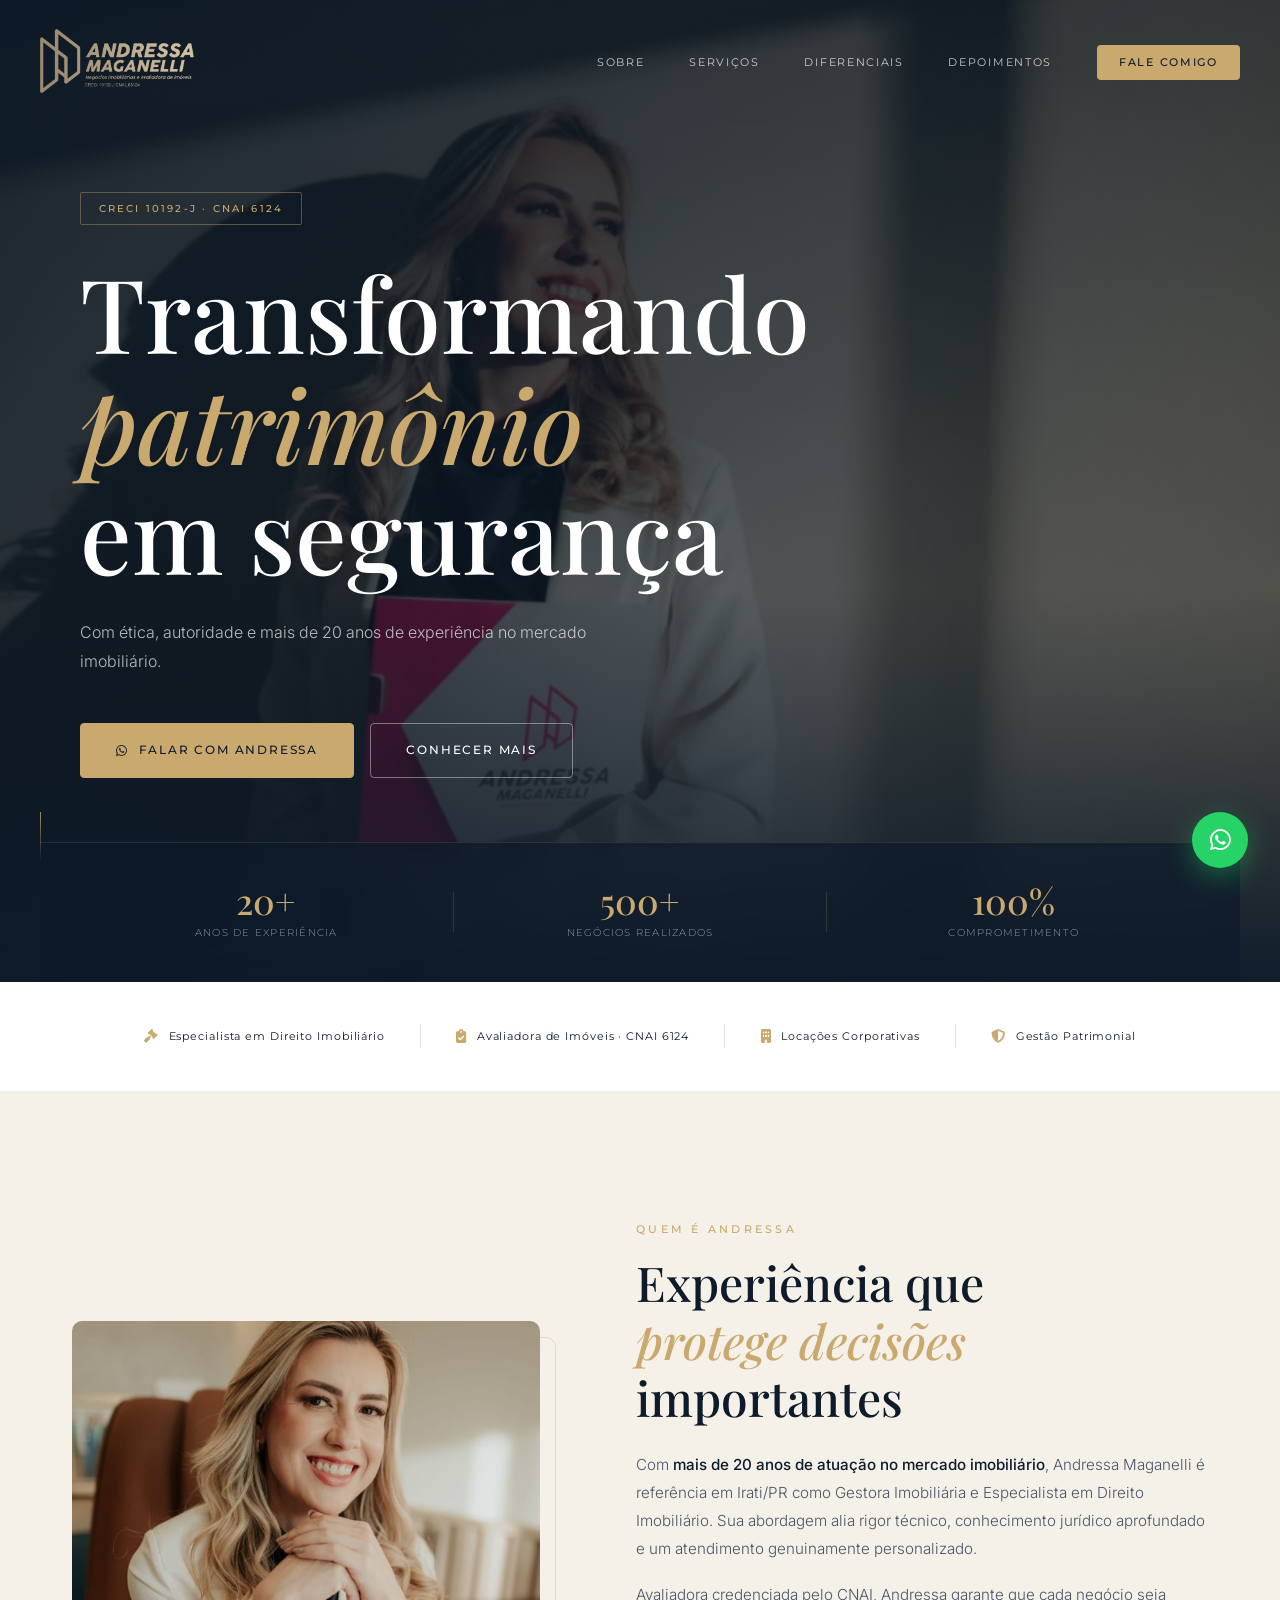
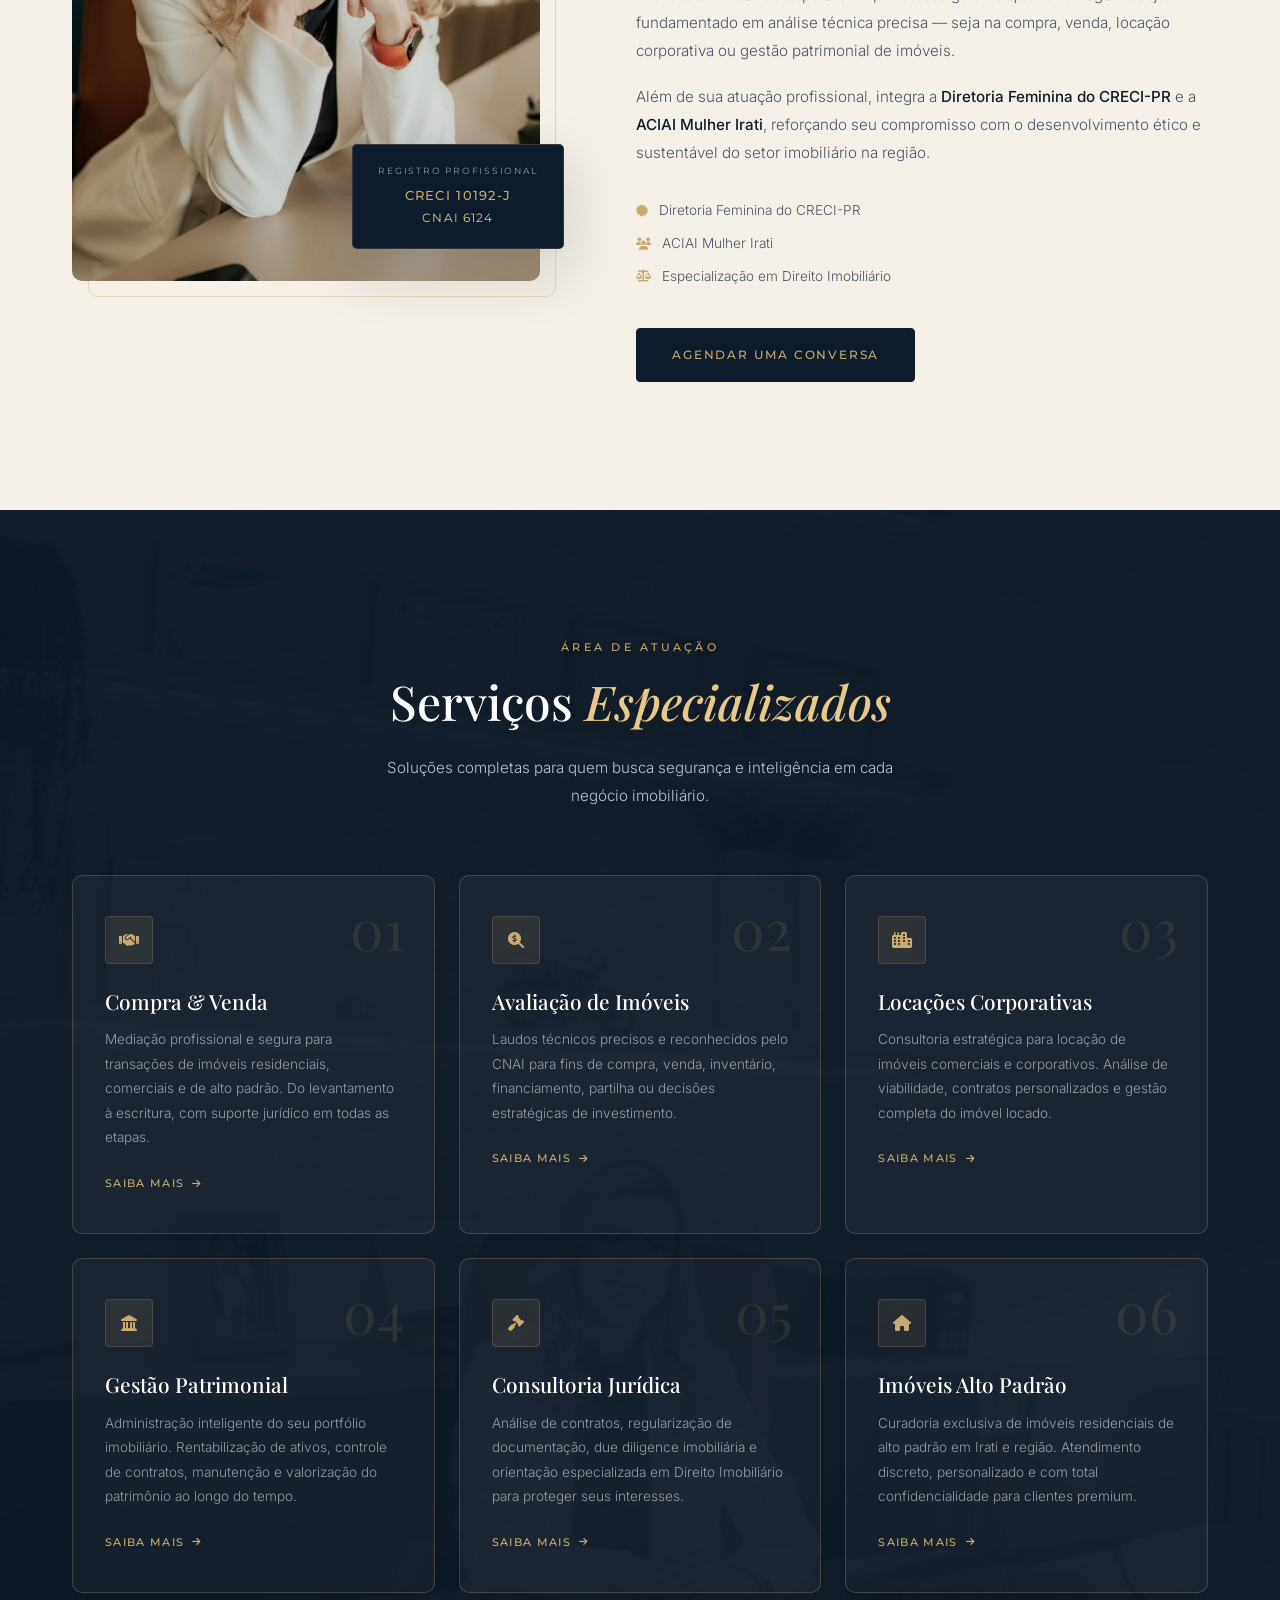
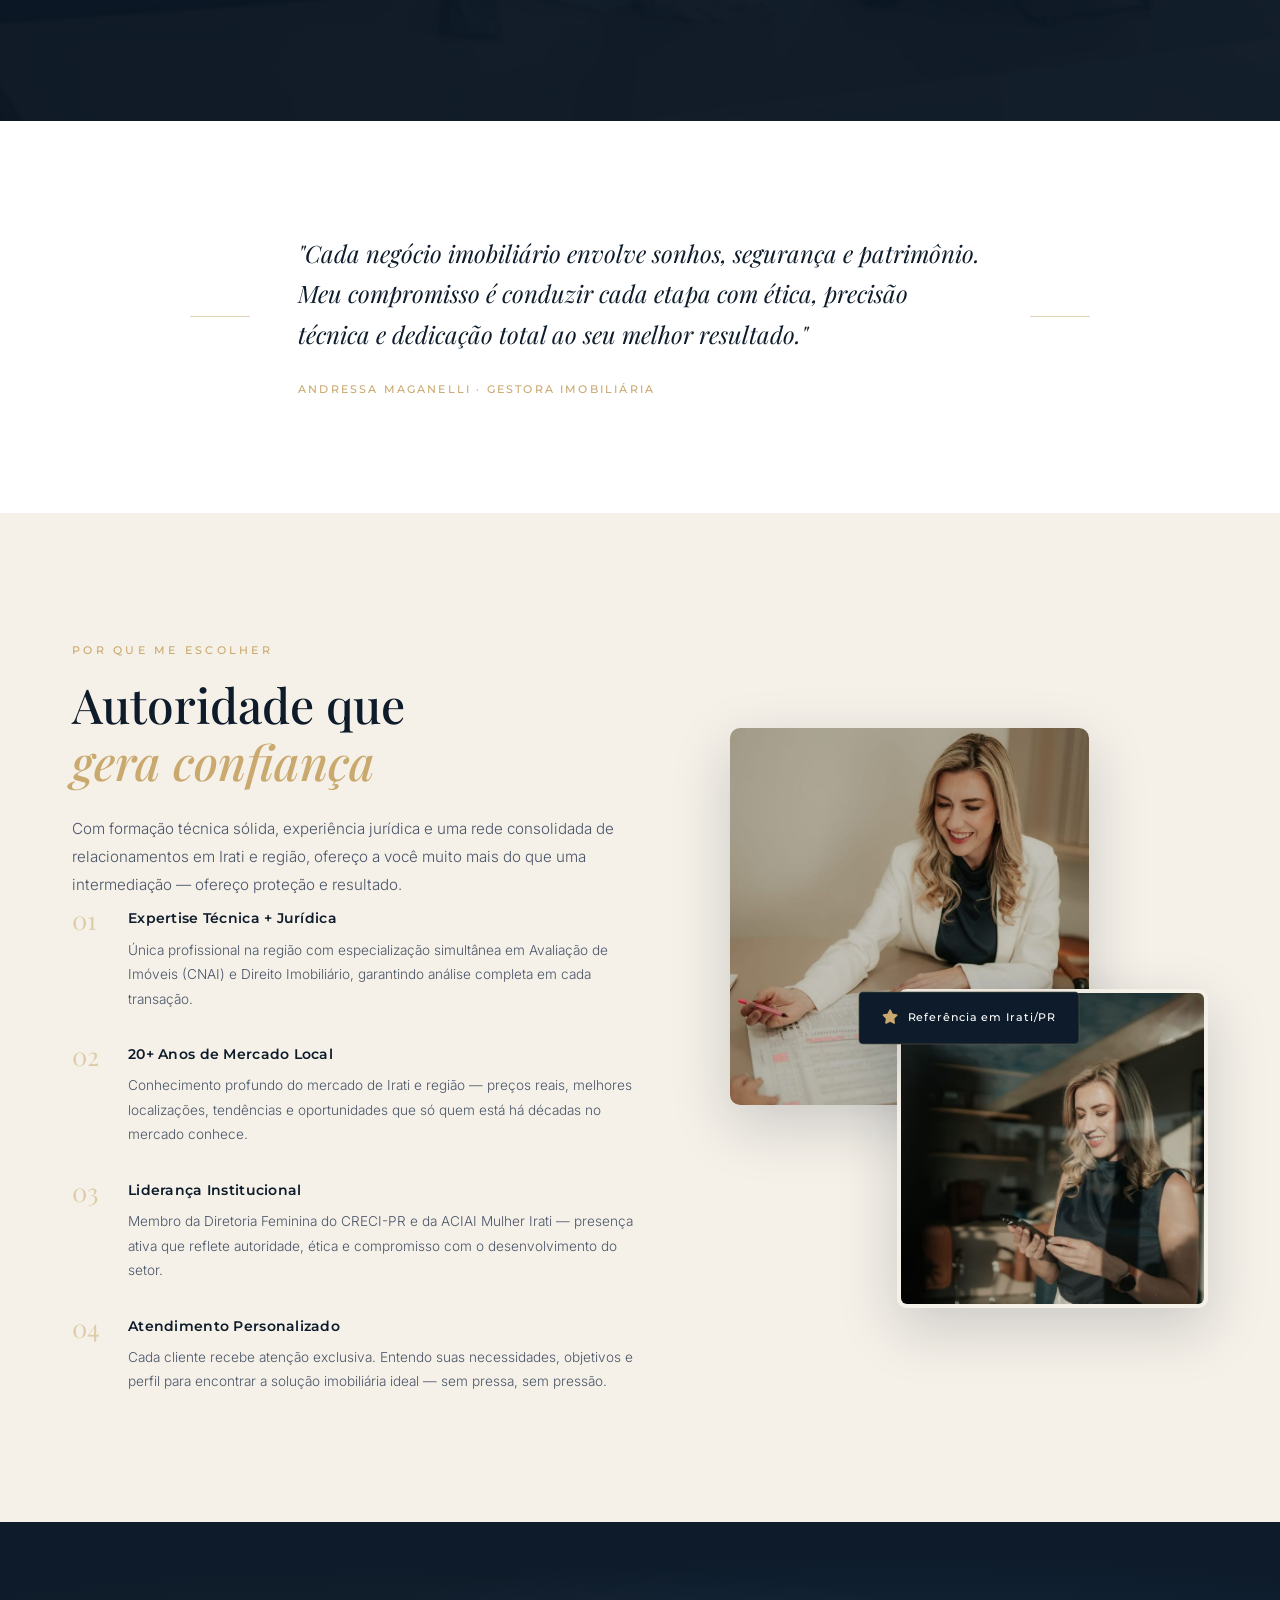
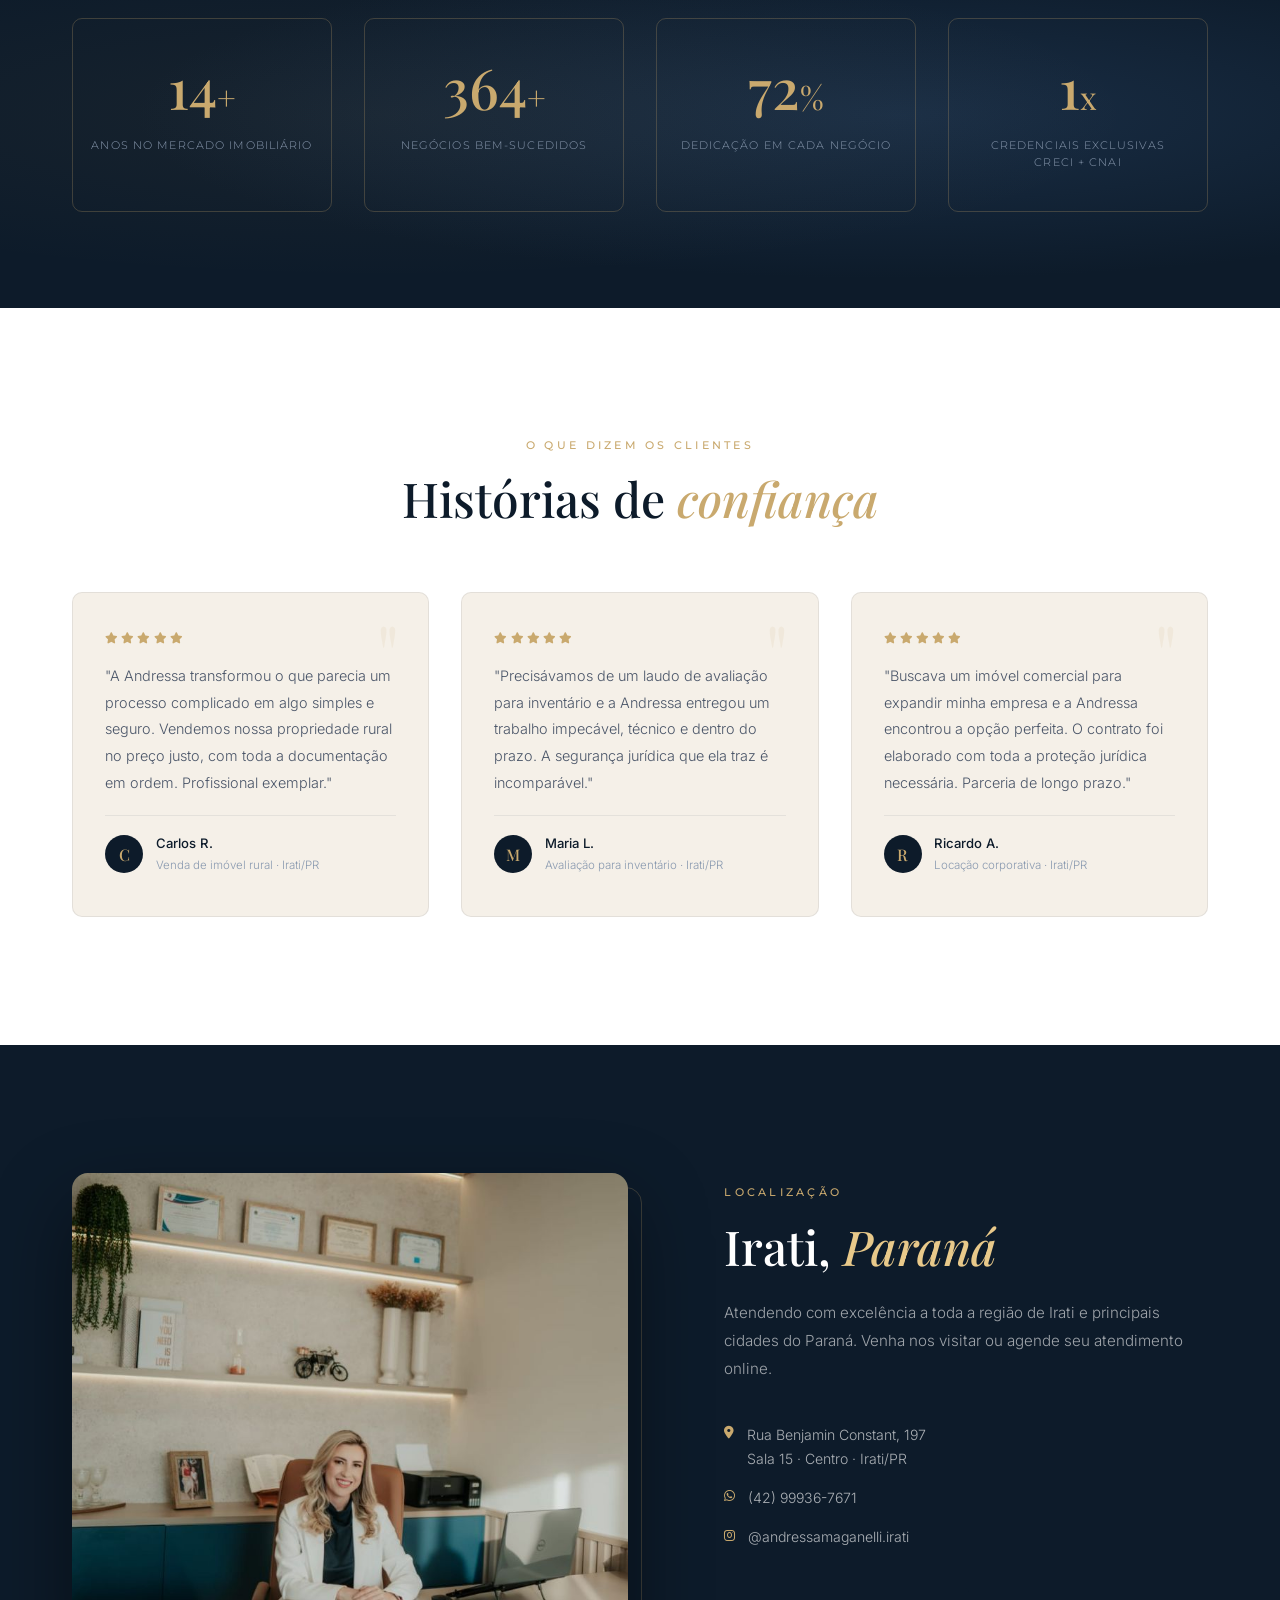
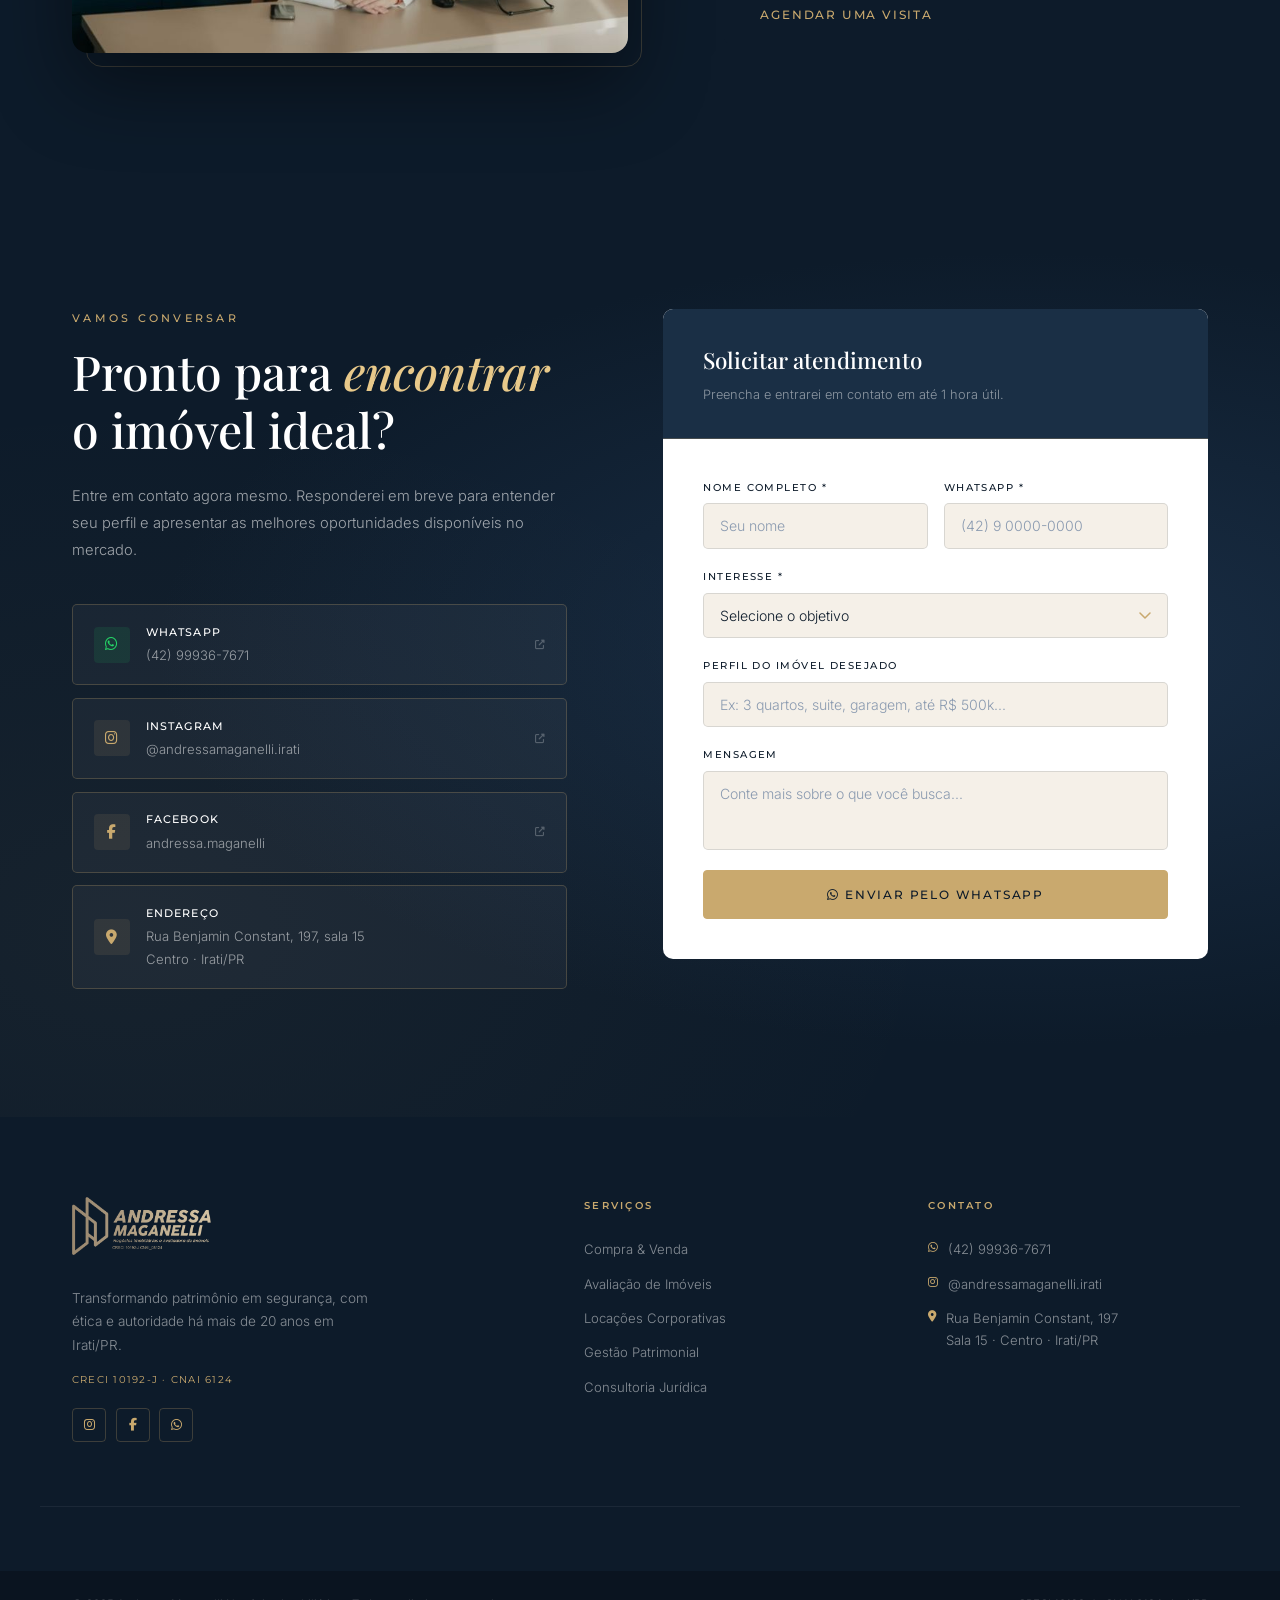
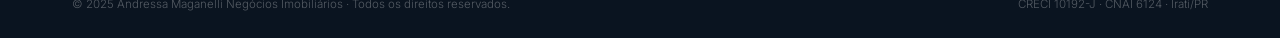
<file: index.html>
<!DOCTYPE html>
<html lang="pt-BR">
<head>
  <meta charset="UTF-8" />
  <meta name="viewport" content="width=device-width, initial-scale=1.0" />
  <title>Andressa Maganelli · Negócios Imobiliários e Avaliadora de Imóveis</title>
  <meta name="description" content="Gestora Imobiliária & Especialista em Direito Imobiliário em Irati/PR. Mais de 20 anos de experiência. CRECI 10192-J | CNAI 6124. Transformando patrimônio em segurança, com ética e autoridade." />
  <meta name="keywords" content="imóveis Irati PR, corretora de imóveis Irati, Andressa Maganelli, imóveis alto padrão, direito imobiliário, avaliação de imóveis" />

  <!-- Open Graph -->
  <meta property="og:title" content="Andressa Maganelli · Negócios Imobiliários" />
  <meta property="og:description" content="Transformando patrimônio em segurança, com ética e autoridade." />
  <meta property="og:type" content="website" />

  <!-- Fonts -->
  <link rel="preconnect" href="https://fonts.googleapis.com" />
  <link rel="preconnect" href="https://fonts.gstatic.com" crossorigin />
  <link href="https://fonts.googleapis.com/css2?family=Playfair+Display:ital,wght@0,400;0,500;0,600;1,400;1,500&family=Inter:wght@100;200;300;400;500&family=Montserrat:wght@200;300;400;500;600&display=swap" rel="stylesheet" />

  <!-- Icons -->
  <link rel="stylesheet" href="https://cdn.jsdelivr.net/npm/@fortawesome/fontawesome-free@6.4.0/css/all.min.css" />

  <!-- Styles -->
  <link rel="stylesheet" href="css/andressa.css" />
</head>
<body>

  <!-- ── LOADER ────────────────────────────────────────── -->
  <div id="loader">
    <div class="loader-inner">
      <div class="loader-logo">
        <img src="images/logo-full.png" alt="Andressa Maganelli" class="loader-logo-img" />
      </div>
      <div class="loader-bar"><div class="loader-progress"></div></div>
    </div>
  </div>

  <!-- ── HEADER ────────────────────────────────────────── -->
  <header id="header">
    <div class="header-inner">

      <a href="#inicio" class="logo" aria-label="Andressa Maganelli">
        <img src="images/logo-full.png" alt="Andressa Maganelli Negócios Imobiliários" class="logo-img" />
      </a>

      <nav class="nav-desktop" aria-label="Navegação principal">
        <ul>
          <li><a href="#sobre">Sobre</a></li>
          <li><a href="#servicos">Serviços</a></li>
          <li><a href="#diferenciais">Diferenciais</a></li>
          <li><a href="#depoimentos">Depoimentos</a></li>
          <li><a href="#contato" class="nav-cta">Fale comigo</a></li>
        </ul>
      </nav>

      <button class="menu-toggle" id="menuToggle" aria-label="Abrir menu" aria-expanded="false">
        <span></span><span></span><span></span>
      </button>
    </div>

    <nav class="nav-mobile" id="mobileNav">
      <ul>
        <li><a href="#sobre" class="mobile-link">Sobre</a></li>
        <li><a href="#servicos" class="mobile-link">Serviços</a></li>
        <li><a href="#diferenciais" class="mobile-link">Diferenciais</a></li>
        <li><a href="#depoimentos" class="mobile-link">Depoimentos</a></li>
        <li><a href="#contato" class="mobile-link">Fale comigo</a></li>
      </ul>
    </nav>
  </header>

  <main>

    <!-- ── HERO ──────────────────────────────────────────── -->
    <section id="inicio" class="hero">
      <div class="hero-bg">
        <img src="images/andressa-hero.jpg" alt="Andressa Maganelli" class="hero-img" />
        <div class="hero-overlay"></div>
        <div class="hero-overlay-grad"></div>
      </div>

      <div class="hero-content">
        <div class="hero-badge reveal">
          <span>CRECI 10192-J · CNAI 6124</span>
        </div>
        <h1 class="hero-title reveal">
          <span>Transformando</span>
          <em>patrimônio</em>
          <span>em segurança</span>
        </h1>
        <p class="hero-tagline reveal">Com ética, autoridade e mais de 20 anos de experiência no mercado imobiliário.</p>
        <div class="hero-actions reveal">
          <a href="https://wa.me/5542999367671?text=Olá%20Andressa!%20Gostaria%20de%20conhecer%20os%20imóveis%20disponíveis." class="btn btn-gold" target="_blank" rel="noopener">
            <i class="fab fa-whatsapp"></i> Falar com Andressa
          </a>
          <a href="#sobre" class="btn btn-ghost-light">Conhecer mais</a>
        </div>
      </div>

      <div class="hero-stats reveal">
        <div class="stat-item">
          <span class="stat-num">20+</span>
          <span class="stat-label">Anos de experiência</span>
        </div>
        <div class="stat-div"></div>
        <div class="stat-item">
          <span class="stat-num">500+</span>
          <span class="stat-label">Negócios realizados</span>
        </div>
        <div class="stat-div"></div>
        <div class="stat-item">
          <span class="stat-num">100%</span>
          <span class="stat-label">Comprometimento</span>
        </div>
      </div>

      <div class="hero-scroll-hint">
        <span></span>
      </div>
    </section>

    <!-- ── CREDENCIAIS FAIXA ─────────────────────────────── -->
    <section class="credenciais reveal">
      <div class="container">
        <div class="cred-grid">
          <div class="cred-item">
            <i class="fas fa-gavel"></i>
            <span>Especialista em Direito Imobiliário</span>
          </div>
          <div class="cred-div"></div>
          <div class="cred-item">
            <i class="fas fa-clipboard-check"></i>
            <span>Avaliadora de Imóveis · CNAI 6124</span>
          </div>
          <div class="cred-div"></div>
          <div class="cred-item">
            <i class="fas fa-building"></i>
            <span>Locações Corporativas</span>
          </div>
          <div class="cred-div"></div>
          <div class="cred-item">
            <i class="fas fa-shield-alt"></i>
            <span>Gestão Patrimonial</span>
          </div>
        </div>
      </div>
    </section>

    <!-- ── SOBRE ──────────────────────────────────────────── -->
    <section id="sobre" class="sobre">
      <div class="container sobre-grid">

        <div class="sobre-visual reveal">
          <div class="sobre-img-container">
            <img src="images/andressa-sobre.jpg" alt="Andressa Maganelli — Gestora Imobiliária" />
            <div class="sobre-img-border"></div>
          </div>
          <div class="sobre-creci">
            <span class="creci-label">Registro Profissional</span>
            <span class="creci-val">CRECI 10192-J</span>
            <span class="creci-val2">CNAI 6124</span>
          </div>
        </div>

        <div class="sobre-text">
          <p class="section-eyebrow reveal">Quem é Andressa</p>
          <h2 class="section-title reveal">
            Experiência que <br><em>protege decisões</em><br> importantes
          </h2>
          <div class="sobre-body reveal">
            <p>
              Com <strong>mais de 20 anos de atuação no mercado imobiliário</strong>, Andressa Maganelli é referência em Irati/PR como Gestora Imobiliária e Especialista em Direito Imobiliário. Sua abordagem alia rigor técnico, conhecimento jurídico aprofundado e um atendimento genuinamente personalizado.
            </p>
            <p>
              Avaliadora credenciada pelo CNAI, Andressa garante que cada negócio seja fundamentado em análise técnica precisa — seja na compra, venda, locação corporativa ou gestão patrimonial de imóveis.
            </p>
            <p>
              Além de sua atuação profissional, integra a <strong>Diretoria Feminina do CRECI-PR</strong> e a <strong>ACIAI Mulher Irati</strong>, reforçando seu compromisso com o desenvolvimento ético e sustentável do setor imobiliário na região.
            </p>
          </div>

          <div class="sobre-certs reveal">
            <div class="cert-item">
              <i class="fas fa-certificate"></i>
              <span>Diretoria Feminina do CRECI-PR</span>
            </div>
            <div class="cert-item">
              <i class="fas fa-users"></i>
              <span>ACIAI Mulher Irati</span>
            </div>
            <div class="cert-item">
              <i class="fas fa-balance-scale"></i>
              <span>Especialização em Direito Imobiliário</span>
            </div>
          </div>

          <a href="#contato" class="btn btn-dark reveal">Agendar uma conversa</a>
        </div>
      </div>
    </section>

    <!-- ── SERVIÇOS ────────────────────────────────────────── -->
    <section id="servicos" class="servicos">
      <div class="servicos-bg">
        <img src="images/andressa-escritorio.jpg" alt="" aria-hidden="true" />
        <div class="servicos-overlay"></div>
      </div>
      <div class="container">
        <div class="section-header section-header-light">
          <p class="section-eyebrow section-eyebrow-gold reveal">Área de atuação</p>
          <h2 class="section-title section-title-light reveal">Serviços <em>Especializados</em></h2>
          <p class="section-desc section-desc-light reveal">Soluções completas para quem busca segurança e inteligência em cada negócio imobiliário.</p>
        </div>

        <div class="services-grid">

          <article class="service-card reveal">
            <div class="service-number">01</div>
            <div class="service-icon-wrap">
              <i class="fas fa-handshake"></i>
            </div>
            <h3>Compra & Venda</h3>
            <p>Mediação profissional e segura para transações de imóveis residenciais, comerciais e de alto padrão. Do levantamento à escritura, com suporte jurídico em todas as etapas.</p>
            <div class="service-action">
              <a href="#contato">Saiba mais <i class="fas fa-arrow-right"></i></a>
            </div>
          </article>

          <article class="service-card reveal">
            <div class="service-number">02</div>
            <div class="service-icon-wrap">
              <i class="fas fa-search-dollar"></i>
            </div>
            <h3>Avaliação de Imóveis</h3>
            <p>Laudos técnicos precisos e reconhecidos pelo CNAI para fins de compra, venda, inventário, financiamento, partilha ou decisões estratégicas de investimento.</p>
            <div class="service-action">
              <a href="#contato">Saiba mais <i class="fas fa-arrow-right"></i></a>
            </div>
          </article>

          <article class="service-card reveal">
            <div class="service-number">03</div>
            <div class="service-icon-wrap">
              <i class="fas fa-city"></i>
            </div>
            <h3>Locações Corporativas</h3>
            <p>Consultoria estratégica para locação de imóveis comerciais e corporativos. Análise de viabilidade, contratos personalizados e gestão completa do imóvel locado.</p>
            <div class="service-action">
              <a href="#contato">Saiba mais <i class="fas fa-arrow-right"></i></a>
            </div>
          </article>

          <article class="service-card reveal">
            <div class="service-number">04</div>
            <div class="service-icon-wrap">
              <i class="fas fa-landmark"></i>
            </div>
            <h3>Gestão Patrimonial</h3>
            <p>Administração inteligente do seu portfólio imobiliário. Rentabilização de ativos, controle de contratos, manutenção e valorização do patrimônio ao longo do tempo.</p>
            <div class="service-action">
              <a href="#contato">Saiba mais <i class="fas fa-arrow-right"></i></a>
            </div>
          </article>

          <article class="service-card reveal">
            <div class="service-number">05</div>
            <div class="service-icon-wrap">
              <i class="fas fa-gavel"></i>
            </div>
            <h3>Consultoria Jurídica</h3>
            <p>Análise de contratos, regularização de documentação, due diligence imobiliária e orientação especializada em Direito Imobiliário para proteger seus interesses.</p>
            <div class="service-action">
              <a href="#contato">Saiba mais <i class="fas fa-arrow-right"></i></a>
            </div>
          </article>

          <article class="service-card reveal">
            <div class="service-number">06</div>
            <div class="service-icon-wrap">
              <i class="fas fa-home"></i>
            </div>
            <h3>Imóveis Alto Padrão</h3>
            <p>Curadoria exclusiva de imóveis residenciais de alto padrão em Irati e região. Atendimento discreto, personalizado e com total confidencialidade para clientes premium.</p>
            <div class="service-action">
              <a href="#contato">Saiba mais <i class="fas fa-arrow-right"></i></a>
            </div>
          </article>

        </div>
      </div>
    </section>

    <!-- ── QUOTE DESTAQUE ─────────────────────────────────── -->
    <section class="quote-destaque reveal">
      <div class="container">
        <div class="quote-inner">
          <div class="quote-line"></div>
          <blockquote>
            <p>"Cada negócio imobiliário envolve sonhos, segurança e patrimônio. Meu compromisso é conduzir cada etapa com ética, precisão técnica e dedicação total ao seu melhor resultado."</p>
            <cite>Andressa Maganelli · Gestora Imobiliária</cite>
          </blockquote>
          <div class="quote-line"></div>
        </div>
      </div>
    </section>

    <!-- ── DIFERENCIAIS ───────────────────────────────────── -->
    <section id="diferenciais" class="diferenciais">
      <div class="container">
        <div class="diferenciais-grid">

          <div class="diferenciais-text">
            <p class="section-eyebrow reveal">Por que me escolher</p>
            <h2 class="section-title reveal">
              Autoridade que <br><em>gera confiança</em>
            </h2>
            <p class="section-desc reveal">
              Com formação técnica sólida, experiência jurídica e uma rede consolidada de relacionamentos em Irati e região, ofereço a você muito mais do que uma intermediação — ofereço proteção e resultado.
            </p>
            <div class="diff-list reveal">
              <div class="diff-item">
                <div class="diff-num">01</div>
                <div>
                  <h4>Expertise Técnica + Jurídica</h4>
                  <p>Única profissional na região com especialização simultânea em Avaliação de Imóveis (CNAI) e Direito Imobiliário, garantindo análise completa em cada transação.</p>
                </div>
              </div>
              <div class="diff-item">
                <div class="diff-num">02</div>
                <div>
                  <h4>20+ Anos de Mercado Local</h4>
                  <p>Conhecimento profundo do mercado de Irati e região — preços reais, melhores localizações, tendências e oportunidades que só quem está há décadas no mercado conhece.</p>
                </div>
              </div>
              <div class="diff-item">
                <div class="diff-num">03</div>
                <div>
                  <h4>Liderança Institucional</h4>
                  <p>Membro da Diretoria Feminina do CRECI-PR e da ACIAI Mulher Irati — presença ativa que reflete autoridade, ética e compromisso com o desenvolvimento do setor.</p>
                </div>
              </div>
              <div class="diff-item">
                <div class="diff-num">04</div>
                <div>
                  <h4>Atendimento Personalizado</h4>
                  <p>Cada cliente recebe atenção exclusiva. Entendo suas necessidades, objetivos e perfil para encontrar a solução imobiliária ideal — sem pressa, sem pressão.</p>
                </div>
              </div>
            </div>
          </div>

          <div class="diferenciais-visual reveal">
            <div class="diff-img-stack">
              <img src="images/andressa-atendimento.jpg" alt="Andressa em atendimento" class="diff-img-main" />
              <img src="images/andressa-phone.jpg" alt="Andressa no escritório" class="diff-img-accent" />
              <div class="diff-img-card">
                <i class="fas fa-star"></i>
                <span>Referência em Irati/PR</span>
              </div>
            </div>
          </div>

        </div>
      </div>
    </section>

    <!-- ── NÚMEROS ────────────────────────────────────────── -->
    <section class="numeros">
      <div class="container">
        <div class="numeros-grid">
          <div class="numero-card reveal">
            <span class="num-value" data-target="20">0</span><span class="num-plus">+</span>
            <span class="num-label">Anos no mercado imobiliário</span>
          </div>
          <div class="numero-card reveal">
            <span class="num-value" data-target="500">0</span><span class="num-plus">+</span>
            <span class="num-label">Negócios bem-sucedidos</span>
          </div>
          <div class="numero-card reveal">
            <span class="num-value" data-target="100">0</span><span class="num-plus">%</span>
            <span class="num-label">Dedicação em cada negócio</span>
          </div>
          <div class="numero-card reveal">
            <span class="num-value" data-target="2">0</span><span class="num-plus">x</span>
            <span class="num-label">Credenciais exclusivas<br>CRECI + CNAI</span>
          </div>
        </div>
      </div>
    </section>

    <!-- ── DEPOIMENTOS ───────────────────────────────────── -->
    <section id="depoimentos" class="depoimentos">
      <div class="container">
        <div class="section-header">
          <p class="section-eyebrow reveal">O que dizem os clientes</p>
          <h2 class="section-title reveal">Histórias de <em>confiança</em></h2>
        </div>

        <div class="depoimentos-grid">

          <div class="dep-card reveal">
            <div class="dep-stars">
              <i class="fas fa-star"></i><i class="fas fa-star"></i><i class="fas fa-star"></i>
              <i class="fas fa-star"></i><i class="fas fa-star"></i>
            </div>
            <p>"A Andressa transformou o que parecia um processo complicado em algo simples e seguro. Vendemos nossa propriedade rural no preço justo, com toda a documentação em ordem. Profissional exemplar."</p>
            <div class="dep-author">
              <div class="dep-avatar">C</div>
              <div>
                <span>Carlos R.</span>
                <small>Venda de imóvel rural · Irati/PR</small>
              </div>
            </div>
          </div>

          <div class="dep-card reveal">
            <div class="dep-stars">
              <i class="fas fa-star"></i><i class="fas fa-star"></i><i class="fas fa-star"></i>
              <i class="fas fa-star"></i><i class="fas fa-star"></i>
            </div>
            <p>"Precisávamos de um laudo de avaliação para inventário e a Andressa entregou um trabalho impecável, técnico e dentro do prazo. A segurança jurídica que ela traz é incomparável."</p>
            <div class="dep-author">
              <div class="dep-avatar">M</div>
              <div>
                <span>Maria L.</span>
                <small>Avaliação para inventário · Irati/PR</small>
              </div>
            </div>
          </div>

          <div class="dep-card reveal">
            <div class="dep-stars">
              <i class="fas fa-star"></i><i class="fas fa-star"></i><i class="fas fa-star"></i>
              <i class="fas fa-star"></i><i class="fas fa-star"></i>
            </div>
            <p>"Buscava um imóvel comercial para expandir minha empresa e a Andressa encontrou a opção perfeita. O contrato foi elaborado com toda a proteção jurídica necessária. Parceria de longo prazo."</p>
            <div class="dep-author">
              <div class="dep-avatar">R</div>
              <div>
                <span>Ricardo A.</span>
                <small>Locação corporativa · Irati/PR</small>
              </div>
            </div>
          </div>

        </div>
      </div>
    </section>

    <!-- ── LOCALIZAÇÃO ───────────────────────────────────── -->
    <section class="localizacao">
      <div class="container localizacao-inner">

        <div class="localizacao-foto reveal">
          <img src="images/andressa-escritorio.jpg" alt="Escritório Andressa Maganelli — Irati/PR" />
        </div>

        <div class="localizacao-texto reveal">
          <p class="section-eyebrow section-eyebrow-gold">Localização</p>
          <h2 class="section-title section-title-light">Irati, <em>Paraná</em></h2>
          <p class="localizacao-desc">Atendendo com excelência a toda a região de Irati e principais cidades do Paraná. Venha nos visitar ou agende seu atendimento online.</p>
          <address class="localizacao-address">
            <div class="address-item">
              <i class="fas fa-map-marker-alt"></i>
              <span>Rua Benjamin Constant, 197<br>Sala 15 · Centro · Irati/PR</span>
            </div>
            <div class="address-item">
              <i class="fab fa-whatsapp"></i>
              <a href="https://wa.me/5542999367671">(42) 99936-7671</a>
            </div>
            <div class="address-item">
              <i class="fab fa-instagram"></i>
              <a href="https://instagram.com/andressamaganelli.irati">@andressamaganelli.irati</a>
            </div>
          </address>
          <a href="#contato" class="btn btn-dark">Agendar uma visita</a>
        </div>

      </div>
    </section>

    <!-- ── CONTATO ────────────────────────────────────────── -->
    <section id="contato" class="contato">
      <div class="container contato-grid">

        <div class="contato-info">
          <p class="section-eyebrow section-eyebrow-gold reveal">Vamos conversar</p>
          <h2 class="section-title section-title-light reveal">
            Pronto para <em>encontrar</em> <br>o imóvel ideal?
          </h2>
          <p class="contato-desc reveal">
            Entre em contato agora mesmo. Responderei em breve para entender seu perfil e apresentar as melhores oportunidades disponíveis no mercado.
          </p>

          <div class="contato-canais reveal">
            <a href="https://wa.me/5542999367671?text=Olá%20Andressa!%20Gostaria%20de%20agendar%20uma%20conversa%20sobre%20imóveis." class="canal-item canal-wpp" target="_blank" rel="noopener">
              <div class="canal-icon"><i class="fab fa-whatsapp"></i></div>
              <div class="canal-body">
                <span>WhatsApp</span>
                <p>(42) 99936-7671</p>
              </div>
              <i class="fas fa-external-link-alt canal-ext"></i>
            </a>
            <a href="https://instagram.com/andressamaganelli.irati" class="canal-item" target="_blank" rel="noopener">
              <div class="canal-icon"><i class="fab fa-instagram"></i></div>
              <div class="canal-body">
                <span>Instagram</span>
                <p>@andressamaganelli.irati</p>
              </div>
              <i class="fas fa-external-link-alt canal-ext"></i>
            </a>
            <a href="https://facebook.com/andressa.maganelli" class="canal-item" target="_blank" rel="noopener">
              <div class="canal-icon"><i class="fab fa-facebook-f"></i></div>
              <div class="canal-body">
                <span>Facebook</span>
                <p>andressa.maganelli</p>
              </div>
              <i class="fas fa-external-link-alt canal-ext"></i>
            </a>
            <div class="canal-item canal-item-static">
              <div class="canal-icon"><i class="fas fa-map-marker-alt"></i></div>
              <div class="canal-body">
                <span>Endereço</span>
                <p>Rua Benjamin Constant, 197, sala 15<br>Centro · Irati/PR</p>
              </div>
            </div>
          </div>
        </div>

        <div class="contato-form-wrap reveal">
          <div class="form-header">
            <h3>Solicitar atendimento</h3>
            <p>Preencha e entrarei em contato em até 1 hora útil.</p>
          </div>
          <form id="contactForm" class="contato-form" novalidate>
            <div class="form-row">
              <div class="form-group">
                <label for="nome">Nome completo *</label>
                <input type="text" id="nome" name="nome" placeholder="Seu nome" required />
              </div>
              <div class="form-group">
                <label for="whatsapp">WhatsApp *</label>
                <input type="tel" id="whatsapp" name="whatsapp" placeholder="(42) 9 0000-0000" required />
              </div>
            </div>
            <div class="form-group">
              <label for="interesse">Interesse *</label>
              <select id="interesse" name="interesse" required>
                <option value="" disabled selected>Selecione o objetivo</option>
                <option>Comprar imóvel residencial</option>
                <option>Comprar imóvel comercial</option>
                <option>Vender meu imóvel</option>
                <option>Avaliar meu imóvel (laudo técnico)</option>
                <option>Locação corporativa</option>
                <option>Gestão patrimonial</option>
                <option>Imóvel de alto padrão</option>
                <option>Consultoria jurídica imobiliária</option>
                <option>Outro / Quero uma orientação</option>
              </select>
            </div>
            <div class="form-group">
              <label for="perfil">Perfil do imóvel desejado</label>
              <input type="text" id="perfil" name="perfil" placeholder="Ex: 3 quartos, suite, garagem, até R$ 500k..." />
            </div>
            <div class="form-group">
              <label for="mensagem">Mensagem</label>
              <textarea id="mensagem" name="mensagem" rows="3" placeholder="Conte mais sobre o que você busca..."></textarea>
            </div>
            <button type="submit" class="btn btn-gold btn-full" id="submitBtn">
              <span class="btn-text"><i class="fab fa-whatsapp"></i> Enviar pelo WhatsApp</span>
              <span class="btn-loading" style="display:none"><i class="fas fa-spinner fa-spin"></i> Enviando...</span>
            </button>
            <div id="formSuccess" class="form-success" style="display:none">
              <i class="fas fa-check-circle"></i>
              <p>Mensagem enviada! Redirecionando para o WhatsApp... 🏠</p>
            </div>
          </form>
        </div>

      </div>
    </section>

  </main>

  <!-- ── FOOTER ─────────────────────────────────────────── -->
  <footer class="footer">
    <div class="footer-top">
      <div class="container footer-grid">
        <div class="footer-brand">
          <div class="footer-logo">
            <img src="images/logo-full.png" alt="Andressa Maganelli Negócios Imobiliários" class="footer-logo-img" />
          </div>
          <p class="footer-bio">Transformando patrimônio em segurança, com ética e autoridade há mais de 20 anos em Irati/PR.</p>
          <p class="footer-reg">CRECI 10192-J · CNAI 6124</p>
          <div class="footer-social">
            <a href="https://instagram.com/andressamaganelli.irati" target="_blank" rel="noopener" aria-label="Instagram">
              <i class="fab fa-instagram"></i>
            </a>
            <a href="https://facebook.com/andressa.maganelli" target="_blank" rel="noopener" aria-label="Facebook">
              <i class="fab fa-facebook-f"></i>
            </a>
            <a href="https://wa.me/5542999367671" target="_blank" rel="noopener" aria-label="WhatsApp">
              <i class="fab fa-whatsapp"></i>
            </a>
          </div>
        </div>

        <div class="footer-col">
          <h4>Serviços</h4>
          <ul>
            <li><a href="#servicos">Compra & Venda</a></li>
            <li><a href="#servicos">Avaliação de Imóveis</a></li>
            <li><a href="#servicos">Locações Corporativas</a></li>
            <li><a href="#servicos">Gestão Patrimonial</a></li>
            <li><a href="#servicos">Consultoria Jurídica</a></li>
          </ul>
        </div>

        <div class="footer-col">
          <h4>Contato</h4>
          <ul>
            <li>
              <i class="fab fa-whatsapp"></i>
              <a href="https://wa.me/5542999367671">(42) 99936-7671</a>
            </li>
            <li>
              <i class="fab fa-instagram"></i>
              <a href="https://instagram.com/andressamaganelli.irati">@andressamaganelli.irati</a>
            </li>
            <li>
              <i class="fas fa-map-marker-alt"></i>
              <span>Rua Benjamin Constant, 197<br>Sala 15 · Centro · Irati/PR</span>
            </li>
          </ul>
        </div>
      </div>
    </div>

    <div class="footer-bottom">
      <div class="container footer-bottom-inner">
        <p>© 2025 Andressa Maganelli Negócios Imobiliários · Todos os direitos reservados.</p>
        <p>CRECI 10192-J · CNAI 6124 · Irati/PR</p>
      </div>
    </div>
  </footer>

  <!-- WhatsApp Float -->
  <a href="https://wa.me/5542999367671?text=Olá%20Andressa!%20Gostaria%20de%20saber%20mais%20sobre%20os%20imóveis%20disponíveis." class="whatsapp-fab" target="_blank" rel="noopener" aria-label="WhatsApp Andressa Maganelli">
    <i class="fab fa-whatsapp"></i>
    <span class="wpp-tooltip">Falar com Andressa</span>
  </a>

  <!-- Back to top -->
  <button class="back-top" id="backTop" aria-label="Voltar ao topo">
    <i class="fas fa-arrow-up"></i>
  </button>

  <script src="js/andressa.js"></script>
</body>
</html>
</file>
<file: css/andressa.css>
/* ════════════════════════════════════════════════════════
   ANDRESSA MAGANELLI · NEGÓCIOS IMOBILIÁRIOS
   Design System Premium — Imóveis de Alto Padrão

   Paleta:
     Azul Marinho Escuro: #0D1B2A  (fundo escuro principal)
     Azul Meio:           #1A2F45  (fundo secundário)
     Azul Aço:            #2C4A6E  (destaques azul)
     Dourado:             #C9A96E  (cor de destaque premium)
     Dourado Claro:       #E8C98A  (hover dourado)
     Creme Off-White:     #F5F0E8  (fundos claros)
     Branco:              #FFFFFF
     Cinza Texto:         #8A9AB0  (texto secundário claro)
   ════════════════════════════════════════════════════════ */

/* ── 0. RESET & BASE ──────────────────────────────────── */
*, *::before, *::after { box-sizing: border-box; margin: 0; padding: 0; }

:root {
  --navy:         #0D1B2A;
  --navy-mid:     #1A2F45;
  --navy-light:   #2C4A6E;
  --gold:         #C9A96E;
  --gold-light:   #E8C98A;
  --gold-dark:    #A8883E;
  --cream:        #F5F0E8;
  --cream-dark:   #EDE5D8;
  --white:        #FFFFFF;
  --text-dark:    #0D1B2A;
  --text-mid:     #4A5568;
  --text-light:   #8A9AB0;
  --text-lighter: #B8C4D0;

  --font-serif:  'Playfair Display', Georgia, serif;
  --font-sans:   'Montserrat', 'Inter', system-ui, sans-serif;
  --font-body:   'Inter', 'Montserrat', system-ui, sans-serif;

  --radius:     10px;
  --radius-sm:  5px;
  --radius-lg:  20px;
  --shadow:     0 8px 40px rgba(13,27,42,0.12);
  --shadow-md:  0 20px 60px rgba(13,27,42,0.18);
  --shadow-gold: 0 8px 32px rgba(201,169,110,0.25);

  --transition: 0.45s cubic-bezier(0.16, 1, 0.3, 1);
  --transition-fast: 0.22s ease;
  --border-gold: 1px solid rgba(201,169,110,0.25);
}

html { scroll-behavior: smooth; font-size: 16px; }

body {
  font-family: var(--font-body);
  color: var(--text-dark);
  background: var(--cream);
  line-height: 1.7;
  overflow-x: hidden;
}

body.loading { overflow: hidden; }

img { max-width: 100%; height: auto; display: block; object-fit: cover; }
a { color: inherit; text-decoration: none; transition: color var(--transition-fast); }
ul { list-style: none; }
address { font-style: normal; }

/* ── 1. TYPOGRAPHY SYSTEM ─────────────────────────────── */
.section-eyebrow {
  display: block;
  font-family: var(--font-sans);
  font-size: 0.68rem;
  font-weight: 500;
  letter-spacing: 0.3em;
  text-transform: uppercase;
  color: var(--gold);
  margin-bottom: 1rem;
}

.section-eyebrow-gold { color: var(--gold); }

.section-title {
  font-family: var(--font-serif);
  font-size: clamp(2rem, 4vw, 3rem);
  font-weight: 500;
  line-height: 1.2;
  color: var(--navy);
  margin-bottom: 1.5rem;
}

.section-title em {
  font-style: italic;
  color: var(--gold);
}

.section-title-light { color: var(--white); }
.section-title-light em { color: var(--gold-light); }

.section-desc {
  font-family: var(--font-body);
  font-size: 0.95rem;
  font-weight: 300;
  color: var(--text-mid);
  line-height: 1.85;
  max-width: 560px;
}

.section-desc-light { color: var(--text-lighter); }

.section-header { text-align: center; margin-bottom: 4rem; }
.section-header .section-desc { margin: 0 auto; }
.section-header-light { text-align: center; }

/* ── 2. LAYOUT ────────────────────────────────────────── */
.container {
  width: 100%;
  max-width: 1200px;
  margin: 0 auto;
  padding: 0 2rem;
}

/* ── 3. BUTTONS ───────────────────────────────────────── */
.btn {
  display: inline-flex;
  align-items: center;
  gap: 0.6rem;
  font-family: var(--font-sans);
  font-size: 0.75rem;
  font-weight: 500;
  letter-spacing: 0.15em;
  text-transform: uppercase;
  padding: 1rem 2.2rem;
  border-radius: 4px;
  border: 1px solid transparent;
  cursor: pointer;
  transition: all var(--transition);
  white-space: nowrap;
}

.btn-gold {
  background: var(--gold);
  color: var(--navy);
  border-color: var(--gold);
}
.btn-gold:hover {
  background: var(--gold-light);
  border-color: var(--gold-light);
  transform: translateY(-2px);
  box-shadow: var(--shadow-gold);
  color: var(--navy);
}

.btn-dark {
  background: var(--navy);
  color: var(--gold);
  border-color: var(--navy);
}
.btn-dark:hover {
  background: var(--navy-mid);
  border-color: var(--navy-mid);
  transform: translateY(-2px);
  box-shadow: var(--shadow);
}

.btn-ghost-light {
  background: transparent;
  color: var(--white);
  border-color: rgba(255,255,255,0.4);
}
.btn-ghost-light:hover {
  background: rgba(255,255,255,0.1);
  border-color: rgba(255,255,255,0.7);
}

.btn-outline-gold {
  background: transparent;
  color: var(--gold);
  border-color: var(--gold);
}
.btn-outline-gold:hover {
  background: var(--gold);
  color: var(--navy);
}

.btn-full { width: 100%; justify-content: center; }

/* ── 4. LOADER ────────────────────────────────────────── */
#loader {
  position: fixed;
  inset: 0;
  background: var(--navy);
  z-index: 9999;
  display: flex;
  align-items: center;
  justify-content: center;
  transition: opacity 0.7s ease, visibility 0.7s ease;
}

#loader.hidden { opacity: 0; visibility: hidden; }

.loader-inner {
  display: flex;
  flex-direction: column;
  align-items: center;
  gap: 1.2rem;
  text-align: center;
}

.loader-logo svg {
  width: 64px;
  height: 74px;
  animation: pulseGold 2s ease-in-out infinite;
}

/* Logo real — imagem PNG no loader (fundo transparente) */
.loader-logo-img {
  width: 340px;
  max-width: 82vw;
  height: auto;
  object-fit: contain;
  animation: pulseGold 2s ease-in-out infinite;
}

@keyframes pulseGold {
  0%, 100% { opacity: 0.5; transform: scale(0.95); }
  50% { opacity: 1; transform: scale(1); }
}

.loader-text {
  display: flex;
  flex-direction: column;
  gap: 0.3rem;
}

.loader-name {
  font-family: var(--font-sans);
  font-size: 0.8rem;
  font-weight: 500;
  letter-spacing: 0.35em;
  color: var(--gold);
}

.loader-sub {
  font-family: var(--font-sans);
  font-size: 0.55rem;
  font-weight: 300;
  letter-spacing: 0.3em;
  color: var(--text-light);
  text-transform: uppercase;
}

.loader-bar {
  width: 160px;
  height: 1px;
  background: rgba(201,169,110,0.2);
  border-radius: 1px;
  overflow: hidden;
  margin-top: 0.5rem;
}

.loader-progress {
  height: 100%;
  width: 0;
  background: var(--gold);
  animation: loadBar 2.5s ease forwards;
}

@keyframes loadBar {
  to { width: 100%; }
}

/* ── 5. HEADER ────────────────────────────────────────── */
#header {
  position: fixed;
  inset: 0 0 auto 0;
  z-index: 100;
  transition: all var(--transition);
  padding: 0;
}

#header.scrolled {
  background: rgba(13,27,42,0.97);
  backdrop-filter: blur(24px);
  box-shadow: 0 1px 0 rgba(201,169,110,0.12);
}

.header-inner {
  display: flex;
  align-items: center;
  justify-content: space-between;
  padding: 1.8rem 2.5rem;
  max-width: 1280px;
  margin: 0 auto;
  transition: padding var(--transition);
}

#header.scrolled .header-inner { padding-top: 1.1rem; padding-bottom: 1.1rem; }

/* Logo */
.logo {
  display: flex;
  align-items: center;
  gap: 0.85rem;
  text-decoration: none;
}

/* Logo real — imagem PNG no header (fundo transparente) */
.logo-img {
  height: 64px;
  width: auto;
  max-width: 320px;
  object-fit: contain;
  display: block;
  transition: opacity var(--transition-fast);
}
.logo:hover .logo-img { opacity: 0.8; }

.logo-icon svg {
  width: 36px;
  height: 42px;
  color: var(--gold);
  transition: color var(--transition-fast);
}
.logo:hover .logo-icon svg { color: var(--gold-light); }

.logo-text { display: flex; flex-direction: column; line-height: 1; }

.logo-name {
  font-family: var(--font-sans);
  font-size: 0.78rem;
  font-weight: 500;
  letter-spacing: 0.22em;
  color: var(--white);
}

.logo-desc {
  font-family: var(--font-sans);
  font-size: 0.5rem;
  font-weight: 300;
  letter-spacing: 0.22em;
  color: var(--gold);
  margin-top: 0.25rem;
}

/* Nav */
.nav-desktop ul {
  display: flex;
  align-items: center;
  gap: 2.8rem;
}

.nav-desktop a {
  font-family: var(--font-sans);
  font-size: 0.7rem;
  font-weight: 400;
  letter-spacing: 0.15em;
  text-transform: uppercase;
  color: rgba(255,255,255,0.75);
  position: relative;
  padding-bottom: 3px;
}

.nav-desktop a::after {
  content: '';
  position: absolute;
  bottom: 0; left: 0;
  width: 0; height: 1px;
  background: var(--gold);
  transition: width var(--transition);
}

.nav-desktop a:hover { color: var(--white); }
.nav-desktop a:hover::after,
.nav-desktop a.active::after { width: 100%; }

.nav-cta {
  background: var(--gold) !important;
  color: var(--navy) !important;
  padding: 0.65rem 1.4rem !important;
  border-radius: 4px !important;
  font-weight: 500 !important;
}
.nav-cta:hover {
  background: var(--gold-light) !important;
}
.nav-cta::after { display: none !important; }

/* Hamburger */
.menu-toggle {
  display: none;
  flex-direction: column;
  gap: 5px;
  background: none;
  border: none;
  cursor: pointer;
  padding: 4px;
}
.menu-toggle span {
  display: block;
  width: 24px;
  height: 1px;
  background: var(--white);
  transition: all var(--transition);
}
.menu-toggle.open span:nth-child(1) { transform: translateY(6px) rotate(45deg); }
.menu-toggle.open span:nth-child(2) { opacity: 0; }
.menu-toggle.open span:nth-child(3) { transform: translateY(-6px) rotate(-45deg); }

/* Mobile Nav */
.nav-mobile {
  max-height: 0;
  overflow: hidden;
  background: rgba(13,27,42,0.99);
  transition: max-height 0.5s cubic-bezier(0.16,1,0.3,1);
}
.nav-mobile.open { max-height: 400px; }
.nav-mobile ul {
  display: flex;
  flex-direction: column;
  padding: 1rem 2.5rem 2rem;
  gap: 1.2rem;
  border-top: 1px solid rgba(201,169,110,0.15);
}
.nav-mobile a {
  font-family: var(--font-sans);
  font-size: 0.82rem;
  font-weight: 300;
  letter-spacing: 0.12em;
  text-transform: uppercase;
  color: rgba(255,255,255,0.75);
}
.nav-mobile a:hover { color: var(--gold); }

/* ── 6. HERO ──────────────────────────────────────────── */
.hero {
  min-height: 100vh;
  position: relative;
  display: flex;
  flex-direction: column;
  justify-content: center;
  overflow: hidden;
}

.hero-bg {
  position: absolute;
  inset: 0;
}

.hero-img {
  width: 100%;
  height: 100%;
  object-fit: cover;
  object-position: center top;
  transform: scale(1.04);
  transition: transform 8s ease;
}
.hero-img.loaded { transform: scale(1); }

.hero-overlay {
  position: absolute;
  inset: 0;
  background: linear-gradient(135deg,
    rgba(13,27,42,0.88) 0%,
    rgba(13,27,42,0.65) 50%,
    rgba(13,27,42,0.3) 100%
  );
}

.hero-overlay-grad {
  position: absolute;
  inset: 0;
  background: linear-gradient(to top,
    rgba(13,27,42,0.95) 0%,
    transparent 40%
  );
}

.hero-content {
  position: relative;
  z-index: 2;
  padding: 12rem 2.5rem 4rem;
  max-width: 1200px;
  margin: 0 auto;
  width: 100%;
}

.hero-badge {
  display: inline-flex;
  align-items: center;
  gap: 0.5rem;
  border: 1px solid rgba(201,169,110,0.4);
  padding: 0.45rem 1.1rem;
  border-radius: 2px;
  margin-bottom: 2rem;
}

.hero-badge span {
  font-family: var(--font-sans);
  font-size: 0.62rem;
  font-weight: 500;
  letter-spacing: 0.22em;
  color: var(--gold);
  text-transform: uppercase;
}

.hero-title {
  font-family: var(--font-serif);
  font-size: clamp(3.2rem, 8vw, 6.5rem);
  font-weight: 500;
  line-height: 1.08;
  color: var(--white);
  margin-bottom: 1.8rem;
  display: flex;
  flex-direction: column;
  gap: 0;
  max-width: 780px;
}

.hero-title em {
  color: var(--gold);
  font-style: italic;
}

.hero-tagline {
  font-family: var(--font-body);
  font-size: 1rem;
  font-weight: 300;
  color: rgba(255,255,255,0.7);
  max-width: 520px;
  line-height: 1.8;
  margin-bottom: 3rem;
}

.hero-actions {
  display: flex;
  gap: 1rem;
  flex-wrap: wrap;
}

/* Hero Stats */
.hero-stats {
  position: relative;
  z-index: 2;
  display: flex;
  align-items: center;
  gap: 0;
  padding: 2.5rem 2.5rem;
  max-width: 1200px;
  margin: 0 auto;
  width: 100%;
  background: rgba(13,27,42,0.7);
  backdrop-filter: blur(12px);
  border-top: 1px solid rgba(201,169,110,0.15);
}

.stat-item {
  flex: 1;
  text-align: center;
}

.stat-num {
  display: block;
  font-family: var(--font-serif);
  font-size: 2.2rem;
  font-weight: 500;
  color: var(--gold);
  line-height: 1;
}

.stat-label {
  display: block;
  font-family: var(--font-sans);
  font-size: 0.65rem;
  font-weight: 300;
  letter-spacing: 0.12em;
  color: rgba(255,255,255,0.55);
  text-transform: uppercase;
  margin-top: 0.4rem;
}

.stat-div {
  width: 1px;
  height: 40px;
  background: rgba(201,169,110,0.2);
}

.hero-scroll-hint {
  position: absolute;
  bottom: 7.5rem;
  left: 2.5rem;
  z-index: 2;
}

.hero-scroll-hint span {
  display: block;
  width: 1px;
  height: 50px;
  background: linear-gradient(to bottom, rgba(201,169,110,0.8), transparent);
  animation: scrollDown 2.5s ease-in-out infinite;
}

@keyframes scrollDown {
  0% { opacity: 0; transform: scaleY(0); transform-origin: top; }
  40% { opacity: 1; transform: scaleY(1); transform-origin: top; }
  80% { opacity: 0; transform: scaleY(1); transform-origin: bottom; }
  100% { opacity: 0; }
}

/* ── 7. CREDENCIAIS BAR ───────────────────────────────── */
.credenciais {
  background: var(--white);
  border-bottom: 1px solid rgba(13,27,42,0.07);
  padding: 2.2rem 0;
}

.cred-grid {
  display: flex;
  align-items: center;
  justify-content: center;
  flex-wrap: wrap;
}

.cred-item {
  display: flex;
  align-items: center;
  gap: 0.65rem;
  padding: 0.6rem 2.2rem;
}

.cred-item i { color: var(--gold); font-size: 0.85rem; }

.cred-item span {
  font-family: var(--font-sans);
  font-size: 0.7rem;
  font-weight: 400;
  letter-spacing: 0.08em;
  color: var(--text-dark);
}

.cred-div {
  width: 1px;
  height: 24px;
  background: rgba(13,27,42,0.12);
}

/* ── 8. SOBRE ─────────────────────────────────────────── */
.sobre {
  padding: 8rem 0;
  background: var(--cream);
}

.sobre-grid {
  display: grid;
  grid-template-columns: 0.9fr 1.1fr;
  gap: 6rem;
  align-items: center;
}

.sobre-visual {
  position: relative;
}

.sobre-img-container {
  position: relative;
}

.sobre-img-container img {
  width: 100%;
  height: 560px;
  object-fit: cover;
  object-position: center 15%;
  border-radius: var(--radius);
}

.sobre-img-border {
  position: absolute;
  inset: 16px -16px -16px 16px;
  border: 1px solid rgba(201,169,110,0.35);
  border-radius: var(--radius);
  z-index: -1;
}

.sobre-creci {
  position: absolute;
  bottom: 2rem;
  right: -1.5rem;
  background: var(--navy);
  padding: 1.2rem 1.6rem;
  border-radius: var(--radius-sm);
  text-align: center;
  box-shadow: var(--shadow-md);
  border: 1px solid rgba(201,169,110,0.2);
}

.creci-label {
  display: block;
  font-family: var(--font-sans);
  font-size: 0.55rem;
  font-weight: 400;
  letter-spacing: 0.2em;
  color: var(--text-light);
  text-transform: uppercase;
  margin-bottom: 0.4rem;
}

.creci-val {
  display: block;
  font-family: var(--font-sans);
  font-size: 0.8rem;
  font-weight: 500;
  color: var(--gold);
  letter-spacing: 0.1em;
}

.creci-val2 {
  display: block;
  font-family: var(--font-sans);
  font-size: 0.72rem;
  font-weight: 400;
  color: var(--gold-light);
  letter-spacing: 0.1em;
  margin-top: 0.15rem;
}

.sobre-body {
  display: flex;
  flex-direction: column;
  gap: 1.1rem;
  margin-bottom: 2rem;
}

.sobre-body p {
  font-size: 0.95rem;
  font-weight: 300;
  color: var(--text-mid);
  line-height: 1.85;
}
.sobre-body strong { color: var(--text-dark); font-weight: 500; }

.sobre-certs {
  display: flex;
  flex-direction: column;
  gap: 0.6rem;
  margin-bottom: 2.5rem;
}

.cert-item {
  display: flex;
  align-items: center;
  gap: 0.7rem;
  font-size: 0.85rem;
  font-weight: 300;
  color: var(--text-mid);
}
.cert-item i { color: var(--gold); font-size: 0.75rem; }

/* ── 9. SERVIÇOS ──────────────────────────────────────── */
.servicos {
  position: relative;
  padding: 8rem 0;
  overflow: hidden;
}

.servicos-bg {
  position: absolute;
  inset: 0;
}

.servicos-bg img {
  width: 100%;
  height: 100%;
  object-fit: cover;
  object-position: center;
  filter: brightness(0.3) saturate(0.5);
}

.servicos-overlay {
  position: absolute;
  inset: 0;
  background: rgba(13,27,42,0.85);
}

.servicos .container { position: relative; z-index: 1; }

/* Services grid */
.services-grid {
  display: grid;
  grid-template-columns: repeat(3, 1fr);
  gap: 1.5rem;
}

.service-card {
  background: rgba(255,255,255,0.04);
  border: var(--border-gold);
  border-radius: var(--radius);
  padding: 2.5rem 2rem;
  position: relative;
  transition: all var(--transition);
  overflow: hidden;
}

.service-card::before {
  content: '';
  position: absolute;
  top: 0; left: 0; right: 0;
  height: 2px;
  background: linear-gradient(90deg, var(--gold), transparent);
  opacity: 0;
  transition: opacity var(--transition);
}

.service-card:hover {
  background: rgba(255,255,255,0.07);
  border-color: rgba(201,169,110,0.5);
  transform: translateY(-6px);
}

.service-card:hover::before { opacity: 1; }

.service-number {
  font-family: var(--font-serif);
  font-size: 3.5rem;
  font-weight: 400;
  color: rgba(201,169,110,0.12);
  line-height: 1;
  position: absolute;
  top: 1.5rem;
  right: 1.8rem;
}

.service-icon-wrap {
  width: 48px;
  height: 48px;
  background: rgba(201,169,110,0.1);
  border: 1px solid rgba(201,169,110,0.2);
  border-radius: 4px;
  display: flex;
  align-items: center;
  justify-content: center;
  margin-bottom: 1.5rem;
}

.service-icon-wrap i { color: var(--gold); font-size: 1rem; }

.service-card h3 {
  font-family: var(--font-serif);
  font-size: 1.3rem;
  font-weight: 500;
  color: var(--white);
  margin-bottom: 0.8rem;
  line-height: 1.3;
}

.service-card p {
  font-size: 0.85rem;
  font-weight: 300;
  color: rgba(255,255,255,0.55);
  line-height: 1.8;
  margin-bottom: 1.5rem;
}

.service-action a {
  font-family: var(--font-sans);
  font-size: 0.7rem;
  font-weight: 500;
  letter-spacing: 0.12em;
  text-transform: uppercase;
  color: var(--gold);
  display: flex;
  align-items: center;
  gap: 0.5rem;
  transition: gap var(--transition-fast), color var(--transition-fast);
}

.service-action a:hover { gap: 0.8rem; color: var(--gold-light); }
.service-action a i { font-size: 0.6rem; }

/* ── 10. QUOTE DESTAQUE ───────────────────────────────── */
.quote-destaque {
  background: var(--white);
  padding: 7rem 2rem;
}

.quote-inner {
  display: flex;
  align-items: center;
  gap: 3rem;
  max-width: 900px;
  margin: 0 auto;
}

.quote-line {
  flex-shrink: 0;
  width: 60px;
  height: 1px;
  background: var(--gold);
  opacity: 0.5;
}

.quote-inner blockquote p {
  font-family: var(--font-serif);
  font-size: clamp(1.1rem, 2.5vw, 1.5rem);
  font-weight: 400;
  font-style: italic;
  color: var(--navy);
  line-height: 1.7;
  margin-bottom: 1.2rem;
}

.quote-inner blockquote cite {
  font-family: var(--font-sans);
  font-size: 0.68rem;
  font-weight: 500;
  letter-spacing: 0.2em;
  color: var(--gold);
  text-transform: uppercase;
  font-style: normal;
}

/* ── 11. DIFERENCIAIS ─────────────────────────────────── */
.diferenciais {
  padding: 8rem 0;
  background: var(--cream);
}

.diferenciais-grid {
  display: grid;
  grid-template-columns: 1fr 0.85fr;
  gap: 6rem;
  align-items: center;
}

.diff-list {
  display: flex;
  flex-direction: column;
  gap: 2rem;
  margin-top: 0.5rem;
}

.diff-item {
  display: flex;
  gap: 1.5rem;
  align-items: flex-start;
}

.diff-num {
  font-family: var(--font-serif);
  font-size: 1.6rem;
  font-weight: 400;
  color: var(--gold);
  opacity: 0.5;
  flex-shrink: 0;
  line-height: 1;
  min-width: 2rem;
}

.diff-item h4 {
  font-family: var(--font-sans);
  font-size: 0.88rem;
  font-weight: 600;
  color: var(--navy);
  margin-bottom: 0.4rem;
  letter-spacing: 0.02em;
}

.diff-item p {
  font-size: 0.85rem;
  font-weight: 300;
  color: var(--text-mid);
  line-height: 1.8;
}

/* Visual stack */
.diff-img-stack {
  position: relative;
  height: 580px;
}

.diff-img-main {
  position: absolute;
  top: 0; left: 0;
  width: 75%;
  height: 65%;
  object-fit: cover;
  border-radius: var(--radius);
  box-shadow: var(--shadow-md);
}

.diff-img-accent {
  position: absolute;
  bottom: 0; right: 0;
  width: 65%;
  height: 55%;
  object-fit: cover;
  object-position: center top;
  border-radius: var(--radius);
  box-shadow: var(--shadow-md);
  border: 4px solid var(--cream);
}

.diff-img-card {
  position: absolute;
  top: 50%;
  left: 50%;
  transform: translate(-50%, -50%);
  background: var(--navy);
  border: var(--border-gold);
  border-radius: var(--radius-sm);
  padding: 1rem 1.4rem;
  display: flex;
  align-items: center;
  gap: 0.6rem;
  white-space: nowrap;
  box-shadow: var(--shadow-md);
}

.diff-img-card i { color: var(--gold); font-size: 0.9rem; }

.diff-img-card span {
  font-family: var(--font-sans);
  font-size: 0.7rem;
  font-weight: 500;
  letter-spacing: 0.08em;
  color: var(--white);
}

/* ── 12. NÚMEROS ──────────────────────────────────────── */
.numeros {
  background: var(--navy);
  padding: 6rem 0;
  position: relative;
  overflow: hidden;
}

.numeros::before {
  content: '';
  position: absolute;
  inset: 0;
  background: radial-gradient(ellipse at 30% 50%, rgba(201,169,110,0.06) 0%, transparent 60%),
              radial-gradient(ellipse at 70% 50%, rgba(44,74,110,0.4) 0%, transparent 60%);
  pointer-events: none;
}

.numeros-grid {
  display: grid;
  grid-template-columns: repeat(4, 1fr);
  gap: 2rem;
  position: relative;
  z-index: 1;
}

.numero-card {
  text-align: center;
  padding: 2.5rem 1rem;
  border: var(--border-gold);
  border-radius: var(--radius);
  transition: all var(--transition);
}

.numero-card:hover {
  background: rgba(201,169,110,0.05);
  border-color: rgba(201,169,110,0.5);
}

.num-value {
  font-family: var(--font-serif);
  font-size: 3.5rem;
  font-weight: 500;
  color: var(--gold);
  line-height: 1;
}

.num-plus {
  font-family: var(--font-serif);
  font-size: 2rem;
  font-weight: 400;
  color: var(--gold);
}

.num-label {
  display: block;
  font-family: var(--font-sans);
  font-size: 0.7rem;
  font-weight: 300;
  letter-spacing: 0.1em;
  color: var(--text-light);
  text-transform: uppercase;
  margin-top: 0.8rem;
  line-height: 1.5;
}

/* ── 13. DEPOIMENTOS ──────────────────────────────────── */
.depoimentos {
  padding: 8rem 0;
  background: var(--white);
}

.depoimentos-grid {
  display: grid;
  grid-template-columns: repeat(3, 1fr);
  gap: 2rem;
}

.dep-card {
  padding: 2.5rem 2rem;
  border: 1px solid rgba(13,27,42,0.08);
  border-radius: var(--radius);
  background: var(--cream);
  display: flex;
  flex-direction: column;
  gap: 1.2rem;
  transition: all var(--transition);
  position: relative;
}

.dep-card::before {
  content: '"';
  position: absolute;
  top: 1.2rem;
  right: 1.8rem;
  font-family: var(--font-serif);
  font-size: 5rem;
  color: var(--gold);
  opacity: 0.1;
  line-height: 1;
}

.dep-card:hover {
  transform: translateY(-4px);
  box-shadow: var(--shadow);
  border-color: rgba(201,169,110,0.3);
}

.dep-stars { display: flex; gap: 0.2rem; }
.dep-stars i { color: var(--gold); font-size: 0.7rem; }

.dep-card p {
  font-family: var(--font-body);
  font-size: 0.9rem;
  font-weight: 300;
  color: var(--text-mid);
  line-height: 1.85;
  flex: 1;
}

.dep-author {
  display: flex;
  align-items: center;
  gap: 0.8rem;
  padding-top: 1rem;
  border-top: 1px solid rgba(13,27,42,0.07);
}

.dep-avatar {
  width: 38px;
  height: 38px;
  background: var(--navy);
  color: var(--gold);
  font-family: var(--font-serif);
  font-size: 1rem;
  border-radius: 50%;
  display: flex;
  align-items: center;
  justify-content: center;
  font-weight: 500;
  flex-shrink: 0;
}

.dep-author span {
  display: block;
  font-size: 0.82rem;
  font-weight: 500;
  color: var(--navy);
}

.dep-author small {
  display: block;
  font-size: 0.72rem;
  font-weight: 300;
  color: var(--text-light);
  margin-top: 0.1rem;
}

/* ── 14. LOCALIZAÇÃO ──────────────────────────────────── */
.localizacao {
  background: var(--navy);
  padding: 8rem 0;
}

.localizacao-inner {
  display: grid;
  grid-template-columns: 1.15fr 1fr;
  gap: 6rem;
  align-items: center;
}

/* Foto como elemento com bordas arredondadas */
.localizacao-foto {
  position: relative;
}

.localizacao-foto img {
  width: 100%;
  height: 480px;
  object-fit: cover;
  object-position: center 30%;
  border-radius: 16px;
  display: block;
  box-shadow: 0 32px 80px rgba(0,0,0,0.45);
}

/* Detalhe dourado sutil atrás da foto */
.localizacao-foto::before {
  content: '';
  position: absolute;
  inset: 14px -14px -14px 14px;
  border: 1px solid rgba(201,169,110,0.25);
  border-radius: 16px;
  z-index: 0;
  pointer-events: none;
}

.localizacao-foto img { position: relative; z-index: 1; }

/* Textos */
.localizacao-desc {
  font-size: 0.95rem;
  font-weight: 300;
  color: rgba(255,255,255,0.6);
  line-height: 1.85;
  margin-bottom: 2.5rem;
}

.localizacao-address {
  display: flex;
  flex-direction: column;
  gap: 1rem;
  margin-bottom: 2.5rem;
}

.address-item {
  display: flex;
  align-items: flex-start;
  gap: 0.8rem;
  font-size: 0.88rem;
  font-weight: 300;
  color: rgba(255,255,255,0.65);
  line-height: 1.65;
}

.address-item i {
  color: var(--gold);
  font-size: 0.8rem;
  flex-shrink: 0;
  margin-top: 0.22rem;
}

.address-item a {
  color: rgba(255,255,255,0.65);
  transition: color var(--transition-fast);
}
.address-item a:hover { color: var(--gold); }

/* ── 15. CONTATO ──────────────────────────────────────── */
.contato {
  background: var(--navy);
  padding: 8rem 0;
  position: relative;
  overflow: hidden;
}

.contato::before {
  content: '';
  position: absolute;
  inset: 0;
  background: radial-gradient(ellipse at 80% 50%, rgba(44,74,110,0.4) 0%, transparent 60%),
              radial-gradient(ellipse at 10% 80%, rgba(201,169,110,0.05) 0%, transparent 50%);
  pointer-events: none;
}

.contato-grid {
  display: grid;
  grid-template-columns: 1fr 1.1fr;
  gap: 6rem;
  align-items: start;
  position: relative;
  z-index: 1;
}

.contato-desc {
  font-size: 0.92rem;
  font-weight: 300;
  color: rgba(255,255,255,0.6);
  line-height: 1.85;
  margin-bottom: 2.5rem;
}

.contato-canais {
  display: flex;
  flex-direction: column;
  gap: 0.8rem;
}

.canal-item {
  display: flex;
  align-items: center;
  gap: 1rem;
  padding: 1.1rem 1.3rem;
  background: rgba(255,255,255,0.04);
  border: var(--border-gold);
  border-radius: var(--radius-sm);
  transition: all var(--transition);
  color: inherit;
}

.canal-item:hover {
  background: rgba(255,255,255,0.07);
  border-color: rgba(201,169,110,0.5);
  transform: translateX(4px);
}

.canal-item-static:hover { transform: none; cursor: default; }

.canal-wpp .canal-icon { background: rgba(37,211,102,0.1); }
.canal-wpp .canal-icon i { color: #25D366; }

.canal-icon {
  width: 36px;
  height: 36px;
  background: rgba(201,169,110,0.1);
  border-radius: 4px;
  display: flex;
  align-items: center;
  justify-content: center;
  flex-shrink: 0;
}
.canal-icon i { color: var(--gold); font-size: 0.9rem; }

.canal-body { flex: 1; }

.canal-body span {
  display: block;
  font-family: var(--font-sans);
  font-size: 0.7rem;
  font-weight: 500;
  letter-spacing: 0.1em;
  color: var(--white);
  text-transform: uppercase;
}

.canal-body p {
  font-size: 0.82rem;
  font-weight: 300;
  color: rgba(255,255,255,0.55);
  margin-top: 0.15rem;
}

.canal-ext { color: rgba(255,255,255,0.25); font-size: 0.6rem; }

/* Form */
.contato-form-wrap {
  background: var(--white);
  border-radius: var(--radius);
  overflow: hidden;
}

.form-header {
  background: var(--navy-mid);
  padding: 2rem 2.5rem;
  border-bottom: var(--border-gold);
}

.form-header h3 {
  font-family: var(--font-serif);
  font-size: 1.4rem;
  font-weight: 500;
  color: var(--white);
  margin-bottom: 0.3rem;
}

.form-header p {
  font-size: 0.8rem;
  font-weight: 300;
  color: rgba(255,255,255,0.5);
}

.contato-form {
  padding: 2.5rem;
  display: flex;
  flex-direction: column;
  gap: 1.2rem;
}

.form-row {
  display: grid;
  grid-template-columns: 1fr 1fr;
  gap: 1rem;
}

.form-group {
  display: flex;
  flex-direction: column;
  gap: 0.45rem;
}

.form-group label {
  font-family: var(--font-sans);
  font-size: 0.65rem;
  font-weight: 500;
  letter-spacing: 0.14em;
  text-transform: uppercase;
  color: var(--text-dark);
}

.form-group input,
.form-group select,
.form-group textarea {
  width: 100%;
  padding: 0.82rem 1rem;
  font-family: var(--font-body);
  font-size: 0.88rem;
  font-weight: 300;
  color: var(--text-dark);
  background: var(--cream);
  border: 1px solid rgba(13,27,42,0.12);
  border-radius: var(--radius-sm);
  outline: none;
  transition: border-color var(--transition-fast), box-shadow var(--transition-fast);
  appearance: none;
  -webkit-appearance: none;
}

.form-group select {
  background-image: url("data:image/svg+xml,%3Csvg xmlns='http://www.w3.org/2000/svg' width='12' height='7' viewBox='0 0 12 7'%3E%3Cpath d='M1 1l5 5 5-5' stroke='%23C9A96E' stroke-width='1.5' fill='none' stroke-linecap='round' stroke-linejoin='round'/%3E%3C/svg%3E");
  background-repeat: no-repeat;
  background-position: right 1rem center;
  background-color: var(--cream);
  padding-right: 2.5rem;
  cursor: pointer;
}

.form-group input:focus,
.form-group select:focus,
.form-group textarea:focus {
  border-color: var(--gold);
  box-shadow: 0 0 0 3px rgba(201,169,110,0.1);
  background: var(--white);
}

.form-group input::placeholder,
.form-group textarea::placeholder { color: var(--text-light); }
.form-group textarea { resize: none; }

.form-success {
  display: flex;
  align-items: center;
  gap: 0.8rem;
  background: rgba(201,169,110,0.1);
  border: 1px solid rgba(201,169,110,0.3);
  border-radius: var(--radius-sm);
  padding: 1rem 1.2rem;
}
.form-success i { color: var(--gold); font-size: 1rem; }
.form-success p { font-size: 0.85rem; font-weight: 300; color: var(--navy); }

/* ── 16. FOOTER ───────────────────────────────────────── */
.footer { background: var(--navy); }

.footer-top { padding: 5rem 0 4rem; }

.footer-grid {
  display: grid;
  grid-template-columns: 1.6fr 1fr 1fr;
  gap: 4rem;
  padding-bottom: 4rem;
  border-bottom: 1px solid rgba(255,255,255,0.06);
}

.footer-logo {
  display: flex;
  align-items: center;
  gap: 0.8rem;
  margin-bottom: 1.2rem;
}

/* Logo real — imagem PNG no footer (fundo transparente) */
.footer-logo-img {
  height: 58px;
  width: auto;
  max-width: 280px;
  object-fit: contain;
  display: block;
  margin-bottom: 0.8rem;
}

.logo-icon-gold svg {
  width: 32px;
  height: 37px;
  color: var(--gold);
}

.footer-name {
  font-family: var(--font-sans);
  font-size: 0.78rem;
  font-weight: 500;
  letter-spacing: 0.22em;
  color: var(--white);
}

.footer-tagline {
  font-family: var(--font-sans);
  font-size: 0.5rem;
  font-weight: 300;
  letter-spacing: 0.25em;
  color: var(--gold);
  margin-top: 0.2rem;
}

.footer-bio {
  font-size: 0.85rem;
  font-weight: 300;
  color: rgba(255,255,255,0.5);
  line-height: 1.75;
  max-width: 300px;
  margin-bottom: 0.8rem;
}

.footer-reg {
  font-family: var(--font-sans);
  font-size: 0.65rem;
  font-weight: 400;
  letter-spacing: 0.12em;
  color: var(--gold);
  margin-bottom: 1.2rem;
}

.footer-social {
  display: flex;
  gap: 0.6rem;
}

.footer-social a {
  width: 34px;
  height: 34px;
  border: var(--border-gold);
  border-radius: 4px;
  display: flex;
  align-items: center;
  justify-content: center;
  color: var(--gold);
  font-size: 0.8rem;
  transition: all var(--transition-fast);
}

.footer-social a:hover {
  background: var(--gold);
  color: var(--navy);
  border-color: var(--gold);
}

.footer-col h4 {
  font-family: var(--font-sans);
  font-size: 0.65rem;
  font-weight: 600;
  letter-spacing: 0.22em;
  text-transform: uppercase;
  color: var(--gold);
  margin-bottom: 1.5rem;
}

.footer-col ul { display: flex; flex-direction: column; gap: 0.75rem; }

.footer-col li {
  display: flex;
  align-items: flex-start;
  gap: 0.6rem;
  font-size: 0.82rem;
  font-weight: 300;
  color: rgba(255,255,255,0.5);
}

.footer-col li i { color: var(--gold); font-size: 0.7rem; flex-shrink: 0; margin-top: 0.25rem; }

.footer-col a {
  color: rgba(255,255,255,0.5);
  transition: color var(--transition-fast);
}
.footer-col a:hover { color: var(--gold); }

.footer-bottom {
  background: rgba(0,0,0,0.25);
  padding: 1.5rem 0;
}

.footer-bottom-inner {
  display: flex;
  align-items: center;
  justify-content: space-between;
  flex-wrap: wrap;
  gap: 0.5rem;
}

.footer-bottom p {
  font-size: 0.72rem;
  font-weight: 300;
  color: rgba(255,255,255,0.3);
}

/* ── 17. WHATSAPP FAB ─────────────────────────────────── */
.whatsapp-fab {
  position: fixed;
  bottom: 2rem;
  right: 2rem;
  width: 56px;
  height: 56px;
  background: #25D366;
  border-radius: 50%;
  display: flex;
  align-items: center;
  justify-content: center;
  color: white;
  font-size: 1.5rem;
  box-shadow: 0 8px 28px rgba(37,211,102,0.4);
  z-index: 50;
  transition: all var(--transition);
}

.whatsapp-fab:hover {
  transform: scale(1.1);
  box-shadow: 0 14px 36px rgba(37,211,102,0.5);
}

.wpp-tooltip {
  position: absolute;
  right: 68px;
  background: var(--navy);
  color: var(--white);
  font-family: var(--font-sans);
  font-size: 0.72rem;
  font-weight: 400;
  white-space: nowrap;
  padding: 0.5rem 0.9rem;
  border-radius: 4px;
  pointer-events: none;
  opacity: 0;
  transform: translateX(8px);
  transition: all var(--transition);
  border: var(--border-gold);
}

.whatsapp-fab:hover .wpp-tooltip {
  opacity: 1;
  transform: translateX(0);
}

/* ── 18. BACK TO TOP ──────────────────────────────────── */
.back-top {
  position: fixed;
  bottom: 6.5rem;
  right: 2rem;
  width: 40px;
  height: 40px;
  background: var(--navy);
  border: var(--border-gold);
  border-radius: 4px;
  color: var(--gold);
  font-size: 0.75rem;
  cursor: pointer;
  display: flex;
  align-items: center;
  justify-content: center;
  z-index: 50;
  opacity: 0;
  transform: translateY(10px);
  transition: all var(--transition);
}

.back-top.visible { opacity: 1; transform: translateY(0); }
.back-top:hover { background: var(--gold); color: var(--navy); border-color: var(--gold); }

/* ── 19. REVEAL ANIMATIONS ────────────────────────────── */
.reveal {
  opacity: 0;
  transform: translateY(30px);
  transition: opacity 0.9s cubic-bezier(0.16,1,0.3,1),
              transform 0.9s cubic-bezier(0.16,1,0.3,1);
}

.reveal.visible {
  opacity: 1;
  transform: translateY(0);
}

/* Stagger */
.services-grid .reveal:nth-child(1) { transition-delay: 0s; }
.services-grid .reveal:nth-child(2) { transition-delay: 0.1s; }
.services-grid .reveal:nth-child(3) { transition-delay: 0.2s; }
.services-grid .reveal:nth-child(4) { transition-delay: 0.05s; }
.services-grid .reveal:nth-child(5) { transition-delay: 0.15s; }
.services-grid .reveal:nth-child(6) { transition-delay: 0.25s; }

.numeros-grid .reveal:nth-child(1) { transition-delay: 0s; }
.numeros-grid .reveal:nth-child(2) { transition-delay: 0.1s; }
.numeros-grid .reveal:nth-child(3) { transition-delay: 0.2s; }
.numeros-grid .reveal:nth-child(4) { transition-delay: 0.3s; }

.presenca-img.reveal:nth-child(1) { transition-delay: 0s; }
.presenca-img.reveal:nth-child(2) { transition-delay: 0.1s; }
.presenca-img.reveal:nth-child(3) { transition-delay: 0.2s; }
.presenca-img.reveal:nth-child(4) { transition-delay: 0.3s; }

/* ── 20. RESPONSIVE ───────────────────────────────────── */
@media (max-width: 1100px) {
  .sobre-grid { grid-template-columns: 1fr; gap: 4rem; }
  .sobre-visual { max-width: 460px; margin: 0 auto; }
  .diferenciais-grid { grid-template-columns: 1fr; gap: 4rem; }
  .diferenciais-visual { max-width: 500px; }
  .contato-grid { grid-template-columns: 1fr; gap: 3.5rem; }
  .footer-grid { grid-template-columns: 1fr 1fr; gap: 3rem; }
  .footer-brand { grid-column: span 2; }
  .services-grid { grid-template-columns: repeat(2, 1fr); }
}

@media (max-width: 900px) {
  .presenca-grid,
  .localizacao-inner { grid-template-columns: 1fr; gap: 3.5rem; }
  .localizacao-foto img { height: 380px; }
  .numeros-grid { grid-template-columns: repeat(2, 1fr); gap: 1.5rem; }
  .depoimentos-grid { grid-template-columns: 1fr; max-width: 540px; margin: 0 auto; }
}

@media (max-width: 768px) {
  .nav-desktop { display: none; }
  .menu-toggle { display: flex; }
  .header-inner { padding: 1.2rem 1.5rem; }

  .hero-content { padding: 9rem 1.5rem 2rem; }
  .hero-title { font-size: clamp(2.4rem, 8vw, 4rem); }
  .hero-stats {
    flex-wrap: wrap;
    gap: 1rem;
    padding: 1.5rem;
  }
  .stat-div { display: none; }
  .stat-item { min-width: 100px; flex: none; }

  .credenciais .cred-div { display: none; }
  .cred-item { padding: 0.5rem 1rem; }

  .sobre { padding: 5rem 0; }
  .sobre-img-container img { height: 400px; }

  .servicos { padding: 5rem 0; }
  .services-grid { grid-template-columns: 1fr; }

  .quote-inner { flex-direction: column; gap: 1.5rem; }
  .quote-line { width: 40px; height: 2px; }

  .diferenciais { padding: 5rem 0; }
  .diff-img-stack { height: 380px; }

  .numeros { padding: 4rem 0; }

  .contato { padding: 5rem 0; }
  .contato-form { padding: 1.8rem 1.5rem; }
  .form-header { padding: 1.5rem 1.8rem; }
  .form-row { grid-template-columns: 1fr; }

  .localizacao { padding: 5rem 0; }
  .localizacao-foto img { height: 300px; }

  .footer-grid { grid-template-columns: 1fr; }
  .footer-brand { grid-column: span 1; }
  .footer-bottom-inner { flex-direction: column; text-align: center; gap: 0.5rem; }
}

@media (max-width: 480px) {
  .hero-actions { flex-direction: column; align-items: flex-start; }
  .numeros-grid { grid-template-columns: 1fr 1fr; }
  .presenca-grid { grid-template-columns: 1fr; }
  .presenca-img { height: 250px; }
}
</file>
